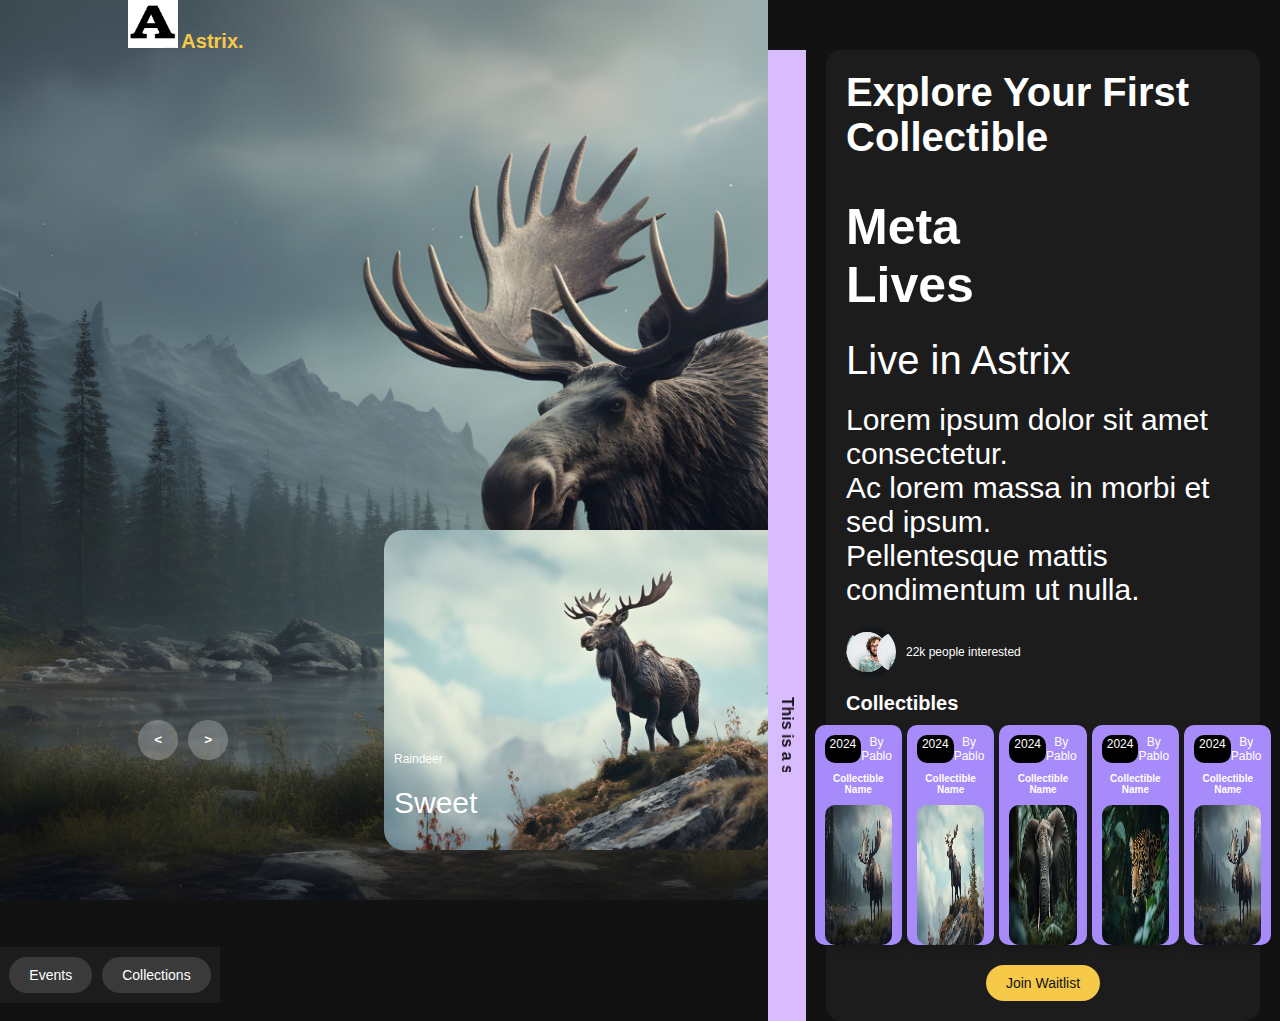
<file: index.html>
<!DOCTYPE html>
<html lang="en">
<head>
    <meta charset="UTF-8">
    <meta name="viewport" content="width=device-width, initial-scale=1.0">
    <title>Event Card</title>
    <link rel="stylesheet" href="style.css">
    <link rel="stylesheet" href="https://cdnjs.cloudflare.com/ajax/libs/font-awesome/6.4.0/css/all.min.css" integrity="sha512-iecdLmaskl7CVkqkXNQ/ZH/XLlvWZOJyj7Yy7tcenmpD1ypASozpmT/E0iPtmFIB46ZmdtAc9eNBvH0H/ZpiBw==" crossorigin="anonymous" referrerpolicy="no-referrer" />
    <script>
        function openCollections() {
            window.location.href = 'collections.html'; // Replace with the actual path to your collections file
        }
    </script>
</head>
<body>
    <div class="container">
        <header>
            <nav>
                <a class="navbar-brand" href="#" >
                    <img src="image/a.jpg" width="50" height="50">
                     <span class="header-text">Astrix.</span>
                </a>
            </nav>
        </header>
        <div class="main-content">
            <div class="carousel">
                <!-- list item -->
                <div class="list">
                    <div class="item">
                        <img src="image/img1.jpg">
                        <div class="content">
                            <div class="author">AMIT</div>
                            <div class="title">COROUSEL</div>
                            <div class="topic">ANIMAL</div>
                            <div class="des">
                                <!-- lorem 50 -->
                                Lorem ipsum dolor, sit amet consectetur adipisicing elit. Ut sequi, rem magnam nesciunt minima placeat, itaque eum neque officiis unde, eaque optio ratione aliquid assumenda facere ab et quasi ducimus aut doloribus non numquam. Explicabo, laboriosam nisi reprehenderit tempora at laborum natus unde. Ut, exercitationem eum aperiam illo illum laudantium?
                            </div>
                            <div class="buttons">
                                <button>SEE MORE</button>
                                <button>AMIT</button>
                            </div>
                        </div>
                    </div>
                    <div class="item">
                        <img src="image/img2.jpg">
                        <div class="content">
                            <div class="author">AMIT</div>
                            <div class="title">COROUSEL</div>
                            <div class="topic">ANIMAL</div>
                            <div class="des">
                                Lorem ipsum dolor, sit amet consectetur adipisicing elit. Ut sequi, rem magnam nesciunt minima placeat, itaque eum neque officiis unde, eaque optio ratione aliquid assumenda facere ab et quasi ducimus aut doloribus non numquam. Explicabo, laboriosam nisi reprehenderit tempora at laborum natus unde. Ut, exercitationem eum aperiam illo illum laudantium?
                            </div>
                            <div class="buttons">
                                <button>SEE MORE</button>
                                <button>AMIT</button>
                            </div>
                        </div>
                    </div>
                    <div class="item">
                        <img src="image/img3.jpg">
                        <div class="content">
                            <div class="author">AMIT</div>
                            <div class="title">COROUSEL</div>
                            <div class="topic">ANIMAL</div>
                            <div class="des">
                                Lorem ipsum dolor, sit amet consectetur adipisicing elit. Ut sequi, rem magnam nesciunt minima placeat, itaque eum neque officiis unde, eaque optio ratione aliquid assumenda facere ab et quasi ducimus aut doloribus non numquam. Explicabo, laboriosam nisi reprehenderit tempora at laborum natus unde. Ut, exercitationem eum aperiam illo illum laudantium?
                            </div>
                            <div class="buttons">
                                <button>SEE MORE</button>
                                <button>AMIT</button>
                            </div>
                        </div>
                    </div>
                    <div class="item">
                        <img src="image/img4.jpg">
                        <div class="content">
                            <div class="author">AMIT</div>
                            <div class="title">COROUSEL</div>
                            <div class="topic">ANIMAL</div>
                            <div class="des">
                                Lorem ipsum dolor, sit amet consectetur adipisicing elit. Ut sequi, rem magnam nesciunt minima placeat, itaque eum neque officiis unde, eaque optio ratione aliquid assumenda facere ab et quasi ducimus aut doloribus non numquam. Explicabo, laboriosam nisi reprehenderit tempora at laborum natus unde. Ut, exercitationem eum aperiam illo illum laudantium?
                            </div>
                            <div class="buttons">
                                <button>SEE MORE</button>
                                <button>AMIT</button>
                            </div>
                        </div>
                    </div>
                </div>
                <!-- list thumnail -->
                <div class="thumbnail">
                    <div class="item">
                        <img src="image/img1.jpg">
                        <div class="content">
                            <div class="title">
                                Raindeer
                            </div>
                            <div class="description">
                                Sweet
                            </div>
                        </div>
                    </div>
                    <div class="item">
                        <img src="image/img2.jpg">
                        <div class="content">
                            <div class="title">
                                Raindeer
                            </div>
                            <div class="description">
                                Sweet
                            </div>
                        </div>
                    </div>
                    <div class="item">
                        <img src="image/img3.jpg">
                        <div class="content">
                            <div class="title">
                                Elephant
                            </div>
                            <div class="description">
                                Big

                            </div>
                        </div>
                    </div>
                    <div class="item">
                        <img src="image/img4.jpg">
                        <div class="content">
                            <div class="title">
                                Tiger                            
                            </div>
                            <div class="description">
                                Violent
                            </div>
                        </div>
                    </div>
                </div>
                <!-- next prev -->
        
                <div class="arrows">
                    <button id="prev"><</button>
                    <button id="next">></button>
                </div>
                <!-- time running -->
                <div class="time"></div>
            </div>
            <div class="side-bar">
                <div class="side-bar-text">
                    <marquee width="100%" direction="up"  scrollamount="10">
                        This is a sample scrolling text that has scrolls texts to the left.
                    </marquee> 
                </div>
            </div>


            <div class="event-card">
                <div class="header">Explore Your First Collectible</div><br><br>
                <div class="event-name">Meta<br> Lives</div><br>
                <div class="event-details">
                    Live in Astrix
                </div>
                <p class="description">Lorem ipsum dolor sit amet consectetur.<br>
                     Ac lorem massa in morbi et sed ipsum.<br>
                      Pellentesque mattis condimentum ut nulla.</p>
                <div class="interested">
                    <img src="image/people.png" alt="Interested People">
                    <span>22k people interested</span>
                </div>
                <div class="artist-lineup">Collectibles</div>
                
                <div class="images">
                    <div class="card">
                        <div class="card-header">
                            <span class="year">2024</span>
                            <span class="author">By Pablo</span>
                        </div>
                        <h2 class="card-title">Collectible Name</h2>
                        <img src="image/img1.jpg" alt="Collectible Image" class="card-image">
                    </div>
                    <div class="card">
                        <div class="card-header">
                            <span class="year">2024</span>
                            <span class="author">By Pablo</span>
                        </div>
                        <h1 class="card-title">Collectible Name</h1>
                        <img src="image/img2.jpg" alt="Collectible Image" class="card-image">
                    </div>
                    <div class="card">
                        <div class="card-header">
                            <span class="year">2024</span>
                            <span class="author">By Pablo</span>
                        </div>
                        <h2 class="card-title">Collectible Name</h2>
                        <img src="image/img3.jpg" alt="Collectible Image" class="card-image">
                    </div>
                    <div class="card">
                        <div class="card-header">
                            <span class="year">2024</span>
                            <span class="author">By Pablo</span>
                        </div>
                        <h2 class="card-title">Collectible Name</h2>
                        <img src="image/img4.jpg" alt="Collectible Image" class="card-image">
                    </div>
                    <div class="card">
                        <div class="card-header">
                            <span class="year">2024</span>
                            <span class="author">By Pablo</span>
                        </div>
                        <h2 class="card-title">Collectible Name</h2>
                        <img src="image/img1.jpg" alt="Collectible Image" class="card-image">
                    </div>
                </div>
                <div class="footer">
                    <button class="waitlist-button">Join Waitlist</button>
                </div>
            </div>
        </div>
        <div class="bottom-bar">
            <button class="bottom-bar-button" onclick="openCollections()">Events</button>
            <button class="bottom-bar-button" >Collections</button>
        </div>
    </div>
    <script src="app.js"></script>
</body>
</html>
</file>
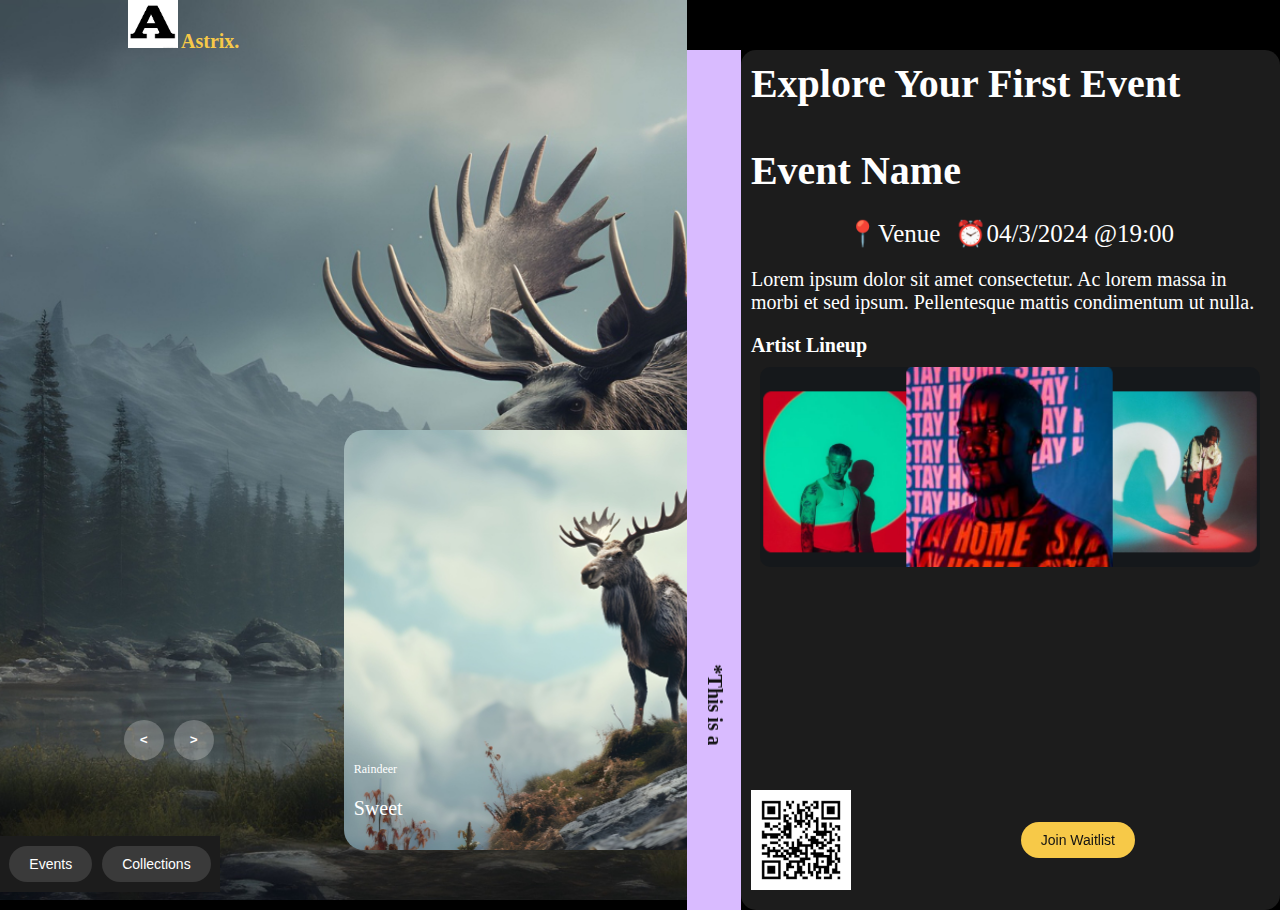
<file: collections.html>
<!DOCTYPE html>
<html lang="en">
<head>
    <meta charset="UTF-8">
    <meta name="viewport" content="width=device-width, initial-scale=1.0">
    <title>Event Card</title>
    <link rel="stylesheet" href="styles1.css">
    <script>
        function openCollections() {
            window.location.href = 'index.html'; // Replace with the actual path to your collections file
        }
    </script>

</head>
<body>
    <div class="container">
        <header>
            <nav>
                <a class="navbar-brand" href="#" >
                    <img src="image/a.jpg" width="50" height="50">
                    <span class="header-text">Astrix.</span>
                </a>
            </nav>
        </header>
        <div class="main-content">
            <div class="carousel">
                <!-- list item -->
                <div class="list">
                    <div class="item">
                        <img src="image/img1.jpg">
                        <div class="content">
                            <div class="author">AMIT</div>
                            <div class="title">COROUSEL</div>
                            <div class="topic">ANIMAL</div>
                            <div class="des">
                                <!-- lorem 50 -->
                                Lorem ipsum dolor, sit amet consectetur adipisicing elit. Ut sequi, rem magnam nesciunt minima placeat, itaque eum neque officiis unde, eaque optio ratione aliquid assumenda facere ab et quasi ducimus aut doloribus non numquam. Explicabo, laboriosam nisi reprehenderit tempora at laborum natus unde. Ut, exercitationem eum aperiam illo illum laudantium?
                            </div>
                            <div class="buttons">
                                <button>SEE MORE</button>
                                <button>AMIT</button>
                            </div>
                        </div>
                    </div>
                    <div class="item">
                        <img src="image/img2.jpg">
                        <div class="content">
                            <div class="author">AMIT</div>
                            <div class="title">COROUSEL</div>
                            <div class="topic">ANIMAL</div>
                            <div class="des">
                                Lorem ipsum dolor, sit amet consectetur adipisicing elit. Ut sequi, rem magnam nesciunt minima placeat, itaque eum neque officiis unde, eaque optio ratione aliquid assumenda facere ab et quasi ducimus aut doloribus non numquam. Explicabo, laboriosam nisi reprehenderit tempora at laborum natus unde. Ut, exercitationem eum aperiam illo illum laudantium?
                            </div>
                            <div class="buttons">
                                <button>SEE MORE</button>
                                <button>AMIT</button>
                            </div>
                        </div>
                    </div>
                    <div class="item">
                        <img src="image/img3.jpg">
                        <div class="content">
                            <div class="author">AMIT</div>
                            <div class="title">COROUSEL</div>
                            <div class="topic">ANIMAL</div>
                            <div class="des">
                                Lorem ipsum dolor, sit amet consectetur adipisicing elit. Ut sequi, rem magnam nesciunt minima placeat, itaque eum neque officiis unde, eaque optio ratione aliquid assumenda facere ab et quasi ducimus aut doloribus non numquam. Explicabo, laboriosam nisi reprehenderit tempora at laborum natus unde. Ut, exercitationem eum aperiam illo illum laudantium?
                            </div>
                            <div class="buttons">
                                <button>SEE MORE</button>
                                <button>AMIT</button>
                            </div>
                        </div>
                    </div>
                    <div class="item">
                        <img src="image/img4.jpg">
                        <div class="content">
                            <div class="author">AMIT</div>
                            <div class="title">COROUSEL</div>
                            <div class="topic">ANIMAL</div>
                            <div class="des">
                                Lorem ipsum dolor, sit amet consectetur adipisicing elit. Ut sequi, rem magnam nesciunt minima placeat, itaque eum neque officiis unde, eaque optio ratione aliquid assumenda facere ab et quasi ducimus aut doloribus non numquam. Explicabo, laboriosam nisi reprehenderit tempora at laborum natus unde. Ut, exercitationem eum aperiam illo illum laudantium?
                            </div>
                            <div class="buttons">
                                <button>SEE MORE</button>
                                <button>AMIT</button>
                            </div>
                        </div>
                    </div>
                </div>
                <!-- list thumnail -->
                <div class="thumbnail">
                    <div class="item">
                        <img src="image/img1.jpg">
                        <div class="content">
                            <div class="title">
                                Raindeer
                            </div>
                            <div class="description">
                                Sweet
                            </div>
                        </div>
                    </div>
                    <div class="item">
                        <img src="image/img2.jpg">
                        <div class="content">
                            <div class="title">
                                Raindeer
                            </div>
                            <div class="description">
                                Sweet
                            </div>
                        </div>
                    </div>
                    <div class="item">
                        <img src="image/img3.jpg">
                        <div class="content">
                            <div class="title">
                                Elephant
                            </div>
                            <div class="description">
                                Big

                            </div>
                        </div>
                    </div>
                    <div class="item">
                        <img src="image/img4.jpg">
                        <div class="content">
                            <div class="title">
                                Tiger                            
                            </div>
                            <div class="description">
                                Violent
                            </div>
                        </div>
                    </div>
                </div>
                <!-- next prev -->
        
                <div class="arrows">
                    <button id="prev"><</button>
                    <button id="next">></button>
                </div>
                <!-- time running -->
                <div class="time"></div>
            </div>
      
            <div class="side-bar">
                <div class="side-bar-text">
                    <marquee width="100%" direction="up"  scrollamount="10">
                        *This is a sample scrolling text that has scrolls texts to the left.

                    </marquee>
                                   
                </div>
               
            </div>
            <div>
                <div class="event-card">
                    <div class="header">Explore Your First Event</div><br><br>
                    <div class="event-name">Event Name</div><br>
                    <div class="event-details">
                        <div class="detail"><span>📍</span> Venue</div>
                        <div class="detail"><span>⏰</span> 04/3/2024 @19:00</div>
                    </div>
                    <p class="description">Lorem ipsum dolor sit amet consectetur. Ac lorem massa in morbi et sed ipsum.
                         Pellentesque mattis condimentum ut nulla.</p>
                    <div class="artist-lineup">Artist Lineup</div>
                    <div class="images">
                        <img src="image/side.png" alt="Artist 1">
                    </div>
                    <div class="footer">
                        <img src="image/qr.png" alt="QR Code">
                        <button class="waitlist-button">Join Waitlist</button>
                    </div>
                </div>
            </div>
            </div>
            <div class="bottom-bar">
                <button class="bottom-bar-button" href="index.html">Events</button>
                <button class="bottom-bar-button" onclick="openCollections()">Collections</button>
            </div>
    </div>
    <script src="app.js"></script>
</body>
</html>
</file>
<file: style.css>
@import url('https://fonts.googleapis.com/css2?family=Poppins:ital,wght@0,100;0,200;0,300;0,400;0,500;0,600;0,700;0,800;0,900;1,100;1,200;1,300;1,400;1,500;1,600;1,700;1,800;1,900&display=swap');
body{
    margin: 0;
    background-color: #000;
    color: #eee;
    font-family: Poppins;
    font-size: 12px;
}
a{
    text-decoration: none;
}
header{
    width: 1140px;
    max-width: 80%;
    margin: auto;
    height: 50px;
    display: flex;
    align-items: center;
    position: relative;
    z-index: 100;
}
header a{
    color: #eee;
    margin-right: 40px;
}
/* carousel */
.carousel{
    height: 100vh;
    margin-top: -50px;
    width: 60vw;
    overflow: hidden;
    position: relative;
}
.carousel .list .item{
    width: 100%;
    height: 100%;
    position: absolute;
    inset: 0 0 0 0;
}
.carousel .list .item img{
    width: 100%;
    height: 100%;
    object-fit: cover;
}
.carousel .list .item .content{
    position: absolute;
    top: 20%;
    width: 1140px;
    max-width: 80%;
    left: 50%;
    transform: translateX(-50%);
    padding-right: 30%;
    box-sizing: border-box;
    color: #fff;
    text-shadow: 0 5px 10px #0004;
}
.carousel .list .item .author{
    font-weight: bold;
    letter-spacing: 10px;
}
.carousel .list .item .title,
.carousel .list .item .topic{
    font-size: 5em;
    font-weight: bold;
    line-height: 1.3em;
}
.carousel .list .item .topic{
    color: #f1683a;
}
.carousel .list .item .buttons{
    display: grid;
    grid-template-columns: repeat(2, 130px);
    grid-template-rows: 40px;
    gap: 5px;
    margin-top: 20px;
}
.carousel .list .item .buttons button{
    border: none;
    background-color: #eee;
    letter-spacing: 3px;
    font-family: Poppins;
    font-weight: 500;
}
.carousel .list .item .buttons button:nth-child(2){
    background-color: transparent;
    border: 1px solid #fff;
    color: #eee;
}
/* thumbail */
.thumbnail{
    position: absolute;
    bottom: 50px;
    left: 50%;
    width: max-content;
    z-index: 100;
    display: flex;
    gap: 20px;
}
.thumbnail .item{
    width: 450px;
    height: 320px;
    flex-shrink: 0;
    position: relative;
}
.thumbnail .item img{
    width: 100%;
    height: 100%;
    object-fit: cover;
    border-radius: 20px;
}
.thumbnail .item .content{
    color: #fff;
    position: absolute;
    bottom: 10px;
    left: 10px;
    right: 10px;
}
.thumbnail .item .content .title{
    font-weight: 500;
}
.thumbnail .item .content .description{
    font-weight: 300;
}
/* arrows */
.arrows{
    position: absolute;
    top: 80%;
    right: 52%;
    z-index: 100;
    width: 300px;
    max-width: 30%;
    display: flex;
    gap: 10px;
    align-items: center;
}
.arrows button{
    width: 40px;
    height: 40px;
    border-radius: 50%;
    background-color: #eee4;
    border: none;
    color: #fff;
    font-family: monospace;
    font-weight: bold;
    transition: .5s;
}
.arrows button:hover{
    background-color: #fff;
    color: #000;
}

/* animation */
.carousel .list .item:nth-child(1){
    z-index: 1;
}

/* animation text in first item */

.carousel .list .item:nth-child(1) .content .author,
.carousel .list .item:nth-child(1) .content .title,
.carousel .list .item:nth-child(1) .content .topic,
.carousel .list .item:nth-child(1) .content .des,
.carousel .list .item:nth-child(1) .content .buttons
{
    transform: translateY(50px);
    filter: blur(20px);
    opacity: 0;
    animation: showContent .5s 1s linear 1 forwards;
}
@keyframes showContent{
    to{
        transform: translateY(0px);
        filter: blur(0px);
        opacity: 1;
    }
}
.carousel .list .item:nth-child(1) .content .title{
    animation-delay: 1.2s!important;
}
.carousel .list .item:nth-child(1) .content .topic{
    animation-delay: 1.4s!important;
}
.carousel .list .item:nth-child(1) .content .des{
    animation-delay: 1.6s!important;
}
.carousel .list .item:nth-child(1) .content .buttons{
    animation-delay: 1.8s!important;
}
/* create animation when next click */
.carousel.next .list .item:nth-child(1) img{
    width: 150px;
    height: 220px;
    position: absolute;
    bottom: 50px;
    left: 50%;
    border-radius: 30px;
    animation: showImage .5s linear 1 forwards;
}
@keyframes showImage{
    to{
        bottom: 0;
        left: 0;
        width: 100%;
        height: 100%;
        border-radius: 0;
    }
}

.carousel.next .thumbnail .item:nth-last-child(1){
    overflow: hidden;
    animation: showThumbnail .5s linear 1 forwards;
}
.carousel.prev .list .item img{
    z-index: 100;
}
@keyframes showThumbnail{
    from{
        width: 0;
        opacity: 0;
    }
}
.carousel.next .thumbnail{
    animation: effectNext .5s linear 1 forwards;
}

@keyframes effectNext{
    from{
        transform: translateX(150px);
    }
}

/* running time */

.carousel .time{
    position: absolute;
    z-index: 1000;
    width: 0%;
    height: 3px;
    background-color: #f1683a;
    left: 0;
    top: 0;
}

.carousel.next .time,
.carousel.prev .time{
    animation: runningTime 3s linear 1 forwards;
}
@keyframes runningTime{
    from{ width: 100%}
    to{width: 0}
}


/* prev click */

.carousel.prev .list .item:nth-child(2){
    z-index: 2;
}

.carousel.prev .list .item:nth-child(2) img{
    animation: outFrame 0.5s linear 1 forwards;
    position: absolute;
    bottom: 0;
    left: 0;
}
@keyframes outFrame{
    to{
        width: 150px;
        height: 220px;
        bottom: 50px;
        left: 50%;
        border-radius: 20px;
    }
}

.carousel.prev .thumbnail .item:nth-child(1){
    overflow: hidden;
    opacity: 0;
    animation: showThumbnail .5s linear 1 forwards;
}
.carousel.next .arrows button,
.carousel.prev .arrows button{
    pointer-events: none;
}
.carousel.prev .list .item:nth-child(2) .content .author,
.carousel.prev .list .item:nth-child(2) .content .title,
.carousel.prev .list .item:nth-child(2) .content .topic,
.carousel.prev .list .item:nth-child(2) .content .des,
.carousel.prev .list .item:nth-child(2) .content .buttons
{
    animation: contentOut 1.5s linear 1 forwards!important;
}

@keyframes contentOut{
    to{
        transform: translateY(-150px);
        filter: blur(20px);
        opacity: 0;
    }
}
@media screen and (max-width: 678px) {
    .carousel .list .item .content{
        padding-right: 0;
    }
    .carousel .list .item .content .title{
        font-size: 30px;
    }
}

/* new one */
body {
    background-color: #121212;
    color: #FFFFFF;
    font-family: Arial, sans-serif;
    margin: 0;
    display: flex;
    justify-content: center;
    align-items: center;
    height: 100vh;
    overflow: hidden; /* Prevents scrollbars */
}

.container {
    display: flex;
    flex-direction: column;
    width: 100%;
    height: 100%;
}

.header-bar {
    background-color: #1C1C1C;
    padding: 10px 20px;
    display: flex;
    align-items: center;
}

.logo {
    height: 30px;
    margin-right: 10px;
}

.header-text {
    font-size: 20px;
    font-weight: bold;
    color: #F7C948;
}

.main-content {
    display: flex;
    flex: 1;
}

.image-section {
    display: flex;
    flex: 2;
    overflow: hidden;
    position: relative;
}

.carousel-item {
    width: 33.33%;
    position: relative;
}

.carousel-item img {
    width: 100%;
    object-fit: cover;
}

.carousel-caption {
    position: absolute;
    bottom: 10px;
    left: 10px;
    background-color: rgba(0, 0, 0, 0.7);
    padding: 5px 10px;
    font-size: 14px;
    border-radius: 5px;
}

.side-bar {
    background-color: #D9BBFF;
    color: #121212;
    writing-mode: vertical-rl;
    text-orientation: mixed;
    display: flex;
    align-items: center;
    justify-content: center;
    padding: 10px;
    font-size: 16px;
    font-weight: bold;
}

.event-card {
    background-color: #1C1C1C;
    border-radius: 15px;
    padding: 20px;
    flex: 2; /* Adjust to match the size of the image section */
    margin: 0 20px;
    text-align: center;
    color: #FFFFFF;
    width: 40px;
}

.header {
    font-size: 40px;
    margin-bottom: 10px;
    font-weight: bold;
    color: #FFFFFF;
    vertical-align: text-top;
    text-align: left;
    margin-bottom: 10px;
    max-height: fit-content;
}

.event-name {
    font-size: 50px;
    font-weight: bold;
    margin-bottom: 10px;
    color: #FFFFFF;
    text-align: left;
    font-weight: bold;

}

.event-details {
    font-size: 40px;
    margin-bottom: 15px;
    color: #FFFFFF;
    text-align: left;
}

.description {
    font-size: 30px;
    margin: 20px 0;
    color: #FFFFFF;
    text-align: left;

}

.interested {
    display: flex;
    align-items: center;
    gap: 10px;
    margin-bottom: 15px;
}

.interested img {
    width: 50px;
    height: 50px;
    border-radius: 50%;
    object-fit: cover;
}

.artist-lineup {
    font-size: 20px;
    font-weight: bold;
    margin-bottom: 10px;
    color: #FFFFFF;
    text-align: left;

}

.images {
    display: flex;
    justify-content: center;
    gap: 5px;
    margin-bottom: 20px;
}

.collectible {
    background-color: #D9BBFF;
    border-radius: 10px;
    padding: 10px;
    text-align: center;
    color: #121212;
}

.collectible img {
    width: 80px;
    height: 80px;
    border-radius: 5px;
    object-fit: cover;
}

.collectible-info {
    font-size: 12px;
    margin-top: 5px;
    justify-content: space-between;
}

.collectible-name {
    font-size: 14px;
    margin-top: 5px;
}

.footer {
    display: flex;
    justify-content: center;
}

.waitlist-button {
    background-color: #F7C948;
    border: none;
    border-radius: 25px;
    padding: 10px 20px;
    font-size: 14px;
    color: #121212;
    cursor: pointer;
}

.bottom-bar {
    background-color: #1C1C1C;
    padding: 10px;
    display: flex;
    justify-content: center;
    gap: 10px;
    z-index: 100;
    position: relative;
    top: -74px;
    width: 200px;
}

.bottom-bar-button {
    background-color: #3A3A3A;
    border: none;
    border-radius: 25px;
    padding: 10px 20px;
    font-size: 14px;
    color: #FFFFFF;
    cursor: pointer;
}



/* second one */
.wrapper{
    display: flex;
    max-width: 1200px;
    position: relative;
  }
  .wrapper i{
    top: 50%;
    height: 44px;
    width: 44px;
    color: #343F4F;
    cursor: pointer;
    font-size: 1.15rem;
    position: absolute;
    text-align: center;
    line-height: 44px;
    background: #fff;
    border-radius: 50%;
    transform: translateY(-50%);
    transition: transform 0.1s linear;
  }
  .wrapper i:active{
    transform: translateY(-50%) scale(0.9);
  }
  .wrapper i:hover{
    background: #f2f2f2;
  }
  .wrapper i:first-child{
    left: -22px;
    display: none;
  }
  .wrapper i:last-child{
    right: -22px;
  }
  .wrapper .carousel{
    font-size: 0px;
    cursor: pointer;
    overflow: hidden;
    white-space: nowrap;
    scroll-behavior: smooth;
  }
  .carousel.dragging{
    cursor: grab;
    scroll-behavior: auto;
  }
  .carousel.dragging img{
    pointer-events: none;
  }
  .carousel img{
    height: 340px;
    object-fit: cover;
    user-select: none;
    margin-left: 14px;
    width: calc(100% / 3);
  }
  .carousel img:first-child{
    margin-left: 0px;
  }
  @media screen and (max-width: 900px) {
    .carousel img{
      width: calc(100% / 2);
    }
  }
  @media screen and (max-width: 550px) {
    .carousel img{
      width: 100%;
    }
  }

  .card {
    width: 200px;
    background-color: #a78bfa;
    border-radius: 10px;
    padding: 10px;
    box-shadow: 0 4px 8px rgba(0, 0, 0, 0.2);
    text-align: center;
    color: #fff;
    height: 200px;
}

.card-header {
    display: flex;
    justify-content: space-between;
    font-size: 12px;
    margin-bottom: 10px;
}

.year {
    background-color: #000;
    padding: 2px 5px;
    border-radius: 10px;
}

.author {
    color: #fff;
}

.card-title {
    font-size: 10px;
    margin: 10px 0;
}

.card-image {
    width: 100%;
    height: 70%;
    border-radius: 10px;
}
</file>
<file: styles1.css>
body {
    background-color: #121212;
    color: #FFFFFF;
    font-family: Arial, sans-serif;
    margin: 0;
    display: flex;
    justify-content: center;
    align-items: center;
    height: 100vh;
    overflow: hidden; /* Prevents scrollbars */
}

.container {
    display: flex;
    flex-direction: column;
    width: 100%;
    height: 100%;
}

.header-bar {
    background-color: #1C1C1C;
    padding: 10px 20px;
    display: flex;
    align-items: center;
}

.logo {
    height: 30px;
    margin-right: 10px;
}

.header-text {
    font-size: 20px;
    font-weight: bold;
    color: #F7C948;
}

.main-content {
    display: flex;
    flex: 1;
}

.image-section {
    display: flex;
    flex: 2;
    overflow: hidden;
}

.image-section img {
    width: 33.33%;
    object-fit: cover;
}

.side-bar {
    background-color: #D9BBFF;
    color: #121212;
    writing-mode: vertical-rl;
    text-orientation: mixed;
    display: flex;
    align-items: center;
    justify-content: center;
    padding: 15px;
    font-size: 20px;
    font-weight: bold;
}

.event-card {
    background-color: #1C1C1C;
    border-radius: 15px;
    padding: 10px;
    flex: 2; /* Adjust to match the size of the image section */
    /* margin: 0 30px; */
    text-align: center;
    height: 840px;
    color: #FFFFFF;
    text-align: left;
}

.header {
    font-size: 40px;
    margin-bottom: 10px;
    font-weight: bold;
    color: #FFFFFF;
    vertical-align: text-top;
    text-align: left;
    margin-bottom: 10px;
    max-height: fit-content;
}

.event-name {
    font-size: 40px;
    font-weight: bold;
    margin-bottom: 10px;
    color: #FFFFFF;
    text-align: left;
    max-height: fit-content;
}

.event-details {
    font-size: 25px;
    display: flex;
    justify-content: center;
    gap: 15px;
    margin-bottom: 15px;
    color: #FFFFFF;
    text-align: left;
    max-height: fit-content;
}

.detail {
    display: flex;
    align-items: center;
    color: #FFFFFF;
    text-align: left;
    max-height: fit-content;
}

.description {
    font-size: 20px;
    margin: 20px 0;
    color: #FFFFFF;
    text-align: left;
    max-height: fit-content;
}

.artist-lineup {
    font-size: 20px;
    text-align: left;
    font-weight: bold;
    margin-bottom: 10px;
    color: #FFFFFF;
    max-height: fit-content;
}

.images {
    display:flex;
    justify-content: center;
    gap: 5px;
    /* margin-bottom: 70px; */
    /* height: 100px;
    width: 100px; */
    
}

.images img {
    width: 500px;
    height: 200px;
    border-radius: 10px;
    object-fit: cover;
    max-height: fit-content;
}

.footer {
    display: flex;
    justify-content: space-between;
    align-items: center;
    position: fixed;
    width: 30%;
    bottom: 10px;
}

.footer img {
    width: 100px;
    height: 100px;
    max-height: fit-content;
}

.waitlist-button {
    background-color: #F7C948;
    border: none;
    border-radius: 25px;
    padding: 10px 20px;
    font-size: 14px;
    color: #121212;
    cursor: pointer;
}

.bottom-bar {
    background-color: #1C1C1C;
    padding: 10px;
    display: flex;
    justify-content: center;
    gap: 10px;
    z-index: 100;
    position: relative;
    top: -74px;
    width: 200px;
}

.bottom-bar-button {
    background-color: #3A3A3A;
    border: none;
    border-radius: 25px;
    padding: 10px 20px;
    font-size: 14px;
    color: #FFFFFF;
    cursor: pointer;
}


/* coro */

@import url('https://fonts.googleapis.com/css2?family=Poppins:ital,wght@0,100;0,200;0,300;0,400;0,500;0,600;0,700;0,800;0,900;1,100;1,200;1,300;1,400;1,500;1,600;1,700;1,800;1,900&display=swap');
body{
    margin: 0;
    background-color: #000;
    color: #eee;
    font-family: Poppins;
    font-size: 12px;
}
a{
    text-decoration: none;
}
header{
    width: 1140px;
    max-width: 80%;
    margin: auto;
    height: 50px;
    display: flex;
    align-items: center;
    position: relative;
    z-index: 100;
}
header a{
    color: #eee;
    margin-right: 40px;
}
/* carousel */
.carousel{
    height: 100vh;
    margin-top: -50px;
    width: 100vw;
    overflow: hidden;
    position: relative;
}
.carousel .list .item{
    width: 100%;
    height: 100%;
    position: absolute;
    inset: 0 0 0 0;
}
.carousel .list .item img{
    width: 100%;
    height: 100%;
    object-fit: cover;
}
.carousel .list .item .content{
    position: absolute;
    top: 20%;
    width: 1140px;
    max-width: 80%;
    left: 50%;
    transform: translateX(-50%);
    padding-right: 30%;
    box-sizing: border-box;
    color: #fff;
    text-shadow: 0 5px 10px #0004;
}
.carousel .list .item .author{
    font-weight: bold;
    letter-spacing: 10px;
}
.carousel .list .item .title,
.carousel .list .item .topic{
    font-size: 5em;
    font-weight: bold;
    line-height: 1.3em;
}
.carousel .list .item .topic{
    color: #f1683a;
}
.carousel .list .item .buttons{
    display: grid;
    grid-template-columns: repeat(2, 130px);
    grid-template-rows: 40px;
    gap: 5px;
    margin-top: 20px;
}
.carousel .list .item .buttons button{
    border: none;
    background-color: #eee;
    letter-spacing: 3px;
    font-family: Poppins;
    font-weight: 500;
}
.carousel .list .item .buttons button:nth-child(2){
    background-color: transparent;
    border: 1px solid #fff;
    color: #eee;
}
/* thumbail */
.thumbnail{
    position: absolute;
    bottom: 50px;
    left: 50%;
    width: max-content;
    z-index: 100;
    display: flex;
    gap: 20px;
}
.thumbnail .item{
    width: 550px;
    height: 420px;
    flex-shrink: 0;
    position: relative;
}
.thumbnail .item img{
    width: 100%;
    height: 100%;
    object-fit: cover;
    border-radius: 20px;
}
.thumbnail .item .content{
    color: #fff;
    position: absolute;
    bottom: 10px;
    left: 10px;
    right: 10px;
}
.thumbnail .item .content .title{
    font-weight: 500;
}
.thumbnail .item .content .description{
    font-weight: 300;
}
/* arrows */
.arrows{
    position: absolute;
    top: 80%;
    right: 52%;
    z-index: 100;
    width: 300px;
    max-width: 30%;
    display: flex;
    gap: 10px;
    align-items: center;
}
.arrows button{
    width: 40px;
    height: 40px;
    border-radius: 50%;
    background-color: #eee4;
    border: none;
    color: #fff;
    font-family: monospace;
    font-weight: bold;
    transition: .5s;
}
.arrows button:hover{
    background-color: #fff;
    color: #000;
}

/* animation */
.carousel .list .item:nth-child(1){
    z-index: 1;
}

/* animation text in first item */

.carousel .list .item:nth-child(1) .content .author,
.carousel .list .item:nth-child(1) .content .title,
.carousel .list .item:nth-child(1) .content .topic,
.carousel .list .item:nth-child(1) .content .des,
.carousel .list .item:nth-child(1) .content .buttons
{
    transform: translateY(50px);
    filter: blur(20px);
    opacity: 0;
    animation: showContent .5s 1s linear 1 forwards;
}
@keyframes showContent{
    to{
        transform: translateY(0px);
        filter: blur(0px);
        opacity: 1;
    }
}
.carousel .list .item:nth-child(1) .content .title{
    animation-delay: 1.2s!important;
}
.carousel .list .item:nth-child(1) .content .topic{
    animation-delay: 1.4s!important;
}
.carousel .list .item:nth-child(1) .content .des{
    animation-delay: 1.6s!important;
}
.carousel .list .item:nth-child(1) .content .buttons{
    animation-delay: 1.8s!important;
}
/* create animation when next click */
.carousel.next .list .item:nth-child(1) img{
    width: 150px;
    height: 220px;
    position: absolute;
    bottom: 50px;
    left: 50%;
    border-radius: 30px;
    animation: showImage .5s linear 1 forwards;
}
@keyframes showImage{
    to{
        bottom: 0;
        left: 0;
        width: 100%;
        height: 100%;
        border-radius: 0;
    }
}

.carousel.next .thumbnail .item:nth-last-child(1){
    overflow: hidden;
    animation: showThumbnail .5s linear 1 forwards;
}
.carousel.prev .list .item img{
    z-index: 100;
}
@keyframes showThumbnail{
    from{
        width: 0;
        opacity: 0;
    }
}
.carousel.next .thumbnail{
    animation: effectNext .5s linear 1 forwards;
}

@keyframes effectNext{
    from{
        transform: translateX(150px);
    }
}

/* running time */

.carousel .time{
    position: absolute;
    z-index: 1000;
    width: 0%;
    height: 3px;
    background-color: #f1683a;
    left: 0;
    top: 0;
}

.carousel.next .time,
.carousel.prev .time{
    animation: runningTime 3s linear 1 forwards;
}
@keyframes runningTime{
    from{ width: 100%}
    to{width: 0}
}


/* prev click */

.carousel.prev .list .item:nth-child(2){
    z-index: 2;
}

.carousel.prev .list .item:nth-child(2) img{
    animation: outFrame 0.5s linear 1 forwards;
    position: absolute;
    bottom: 0;
    left: 0;
}
@keyframes outFrame{
    to{
        width: 150px;
        height: 220px;
        bottom: 50px;
        left: 50%;
        border-radius: 20px;
    }
}

.carousel.prev .thumbnail .item:nth-child(1){
    overflow: hidden;
    opacity: 0;
    animation: showThumbnail .5s linear 1 forwards;
}
.carousel.next .arrows button,
.carousel.prev .arrows button{
    pointer-events: none;
}
.carousel.prev .list .item:nth-child(2) .content .author,
.carousel.prev .list .item:nth-child(2) .content .title,
.carousel.prev .list .item:nth-child(2) .content .topic,
.carousel.prev .list .item:nth-child(2) .content .des,
.carousel.prev .list .item:nth-child(2) .content .buttons
{
    animation: contentOut 1.5s linear 1 forwards!important;
}

@keyframes contentOut{
    to{
        transform: translateY(-150px);
        filter: blur(20px);
        opacity: 0;
    }
}
@media screen and (max-width: 678px) {
    .carousel .list .item .content{
        padding-right: 0;
    }
    .carousel .list .item .content .title{
        font-size: 30px;
    }
}
</file>
